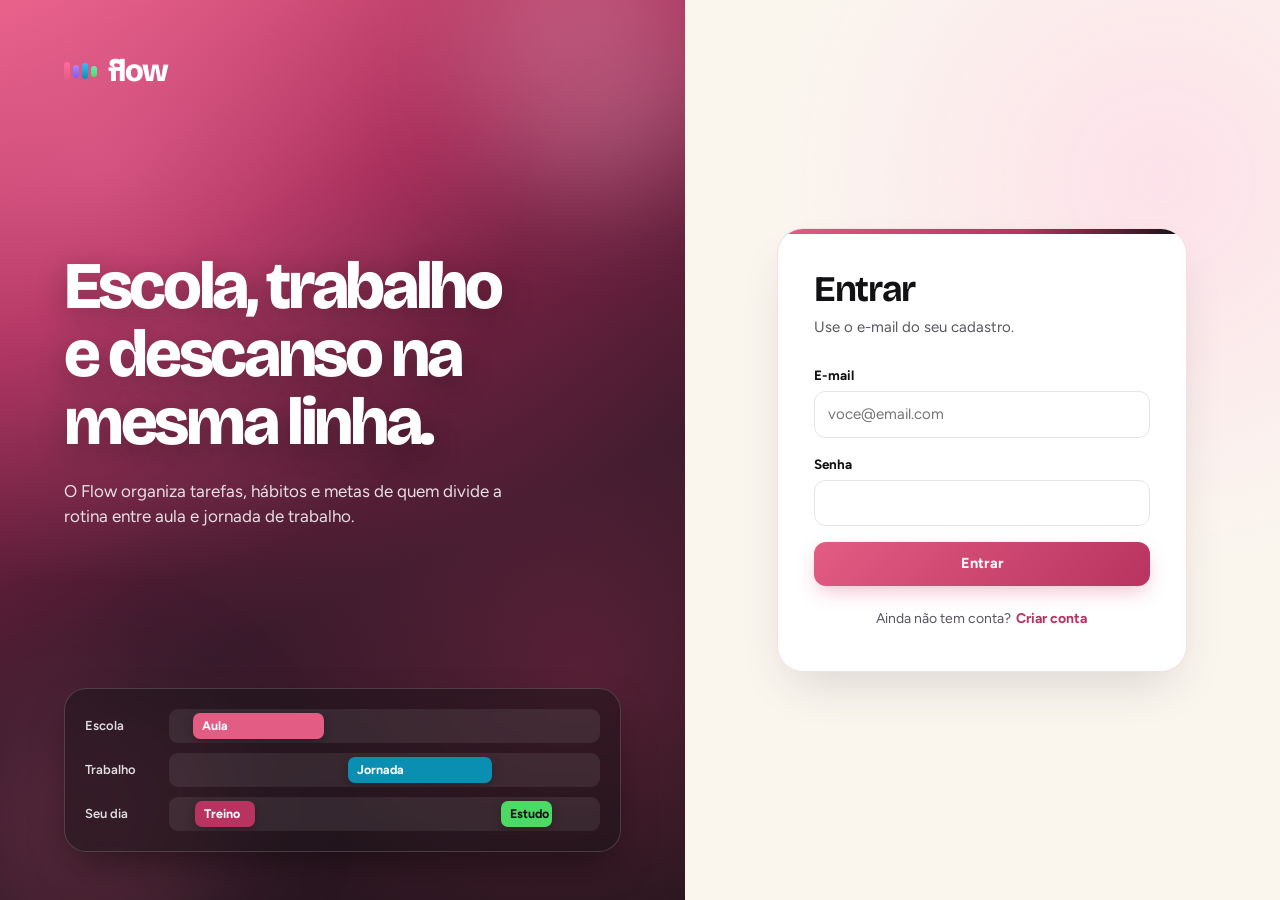
<file: frontend/pages/index.html>
<!DOCTYPE html>
<html lang="pt-BR">
<head>
    <meta charset="UTF-8">
    <meta name="viewport" content="width=device-width, initial-scale=1.0, viewport-fit=cover">
    <meta name="theme-color" content="#121214">
    <title>Flow Agendas</title>
    <link rel="icon" href="data:image/svg+xml,%3Csvg xmlns='http://www.w3.org/2000/svg' viewBox='0 0 32 32'%3E%3Crect width='32' height='32' rx='8' fill='%23121214'/%3E%3Crect x='6' y='10' width='8' height='12' rx='2' fill='%23E25C84'/%3E%3Crect x='15' y='10' width='4' height='12' rx='2' fill='%23FFD6E8'/%3E%3Crect x='20' y='10' width='3' height='12' rx='1.5' fill='%23FFE6A3'/%3E%3Crect x='24' y='10' width='2.5' height='12' rx='1.25' fill='%234CD964'/%3E%3C/svg%3E">
    <link rel="preconnect" href="https://fonts.googleapis.com">
    <link rel="preconnect" href="https://fonts.gstatic.com" crossorigin>
    <link href="https://fonts.googleapis.com/css2?family=Bricolage+Grotesque:opsz,wght@12..96,500..800&family=Figtree:wght@400;500;600;700;800&display=swap" rel="stylesheet">
    <link rel="stylesheet" href="../static/style.css">
</head>
<body>
<div class="app public" id="app">

    <!-- =================================================================
         MENU LATERAL (DESKTOP) E BARRA INFERIOR (CELULAR)
         ================================================================= -->
    <aside class="side" id="navbar">
        <div class="brand" onclick="navTo('screen-menu', 'nav-dashboard')">
            <span class="mark" aria-hidden="true"><i></i><i></i><i></i><i></i></span>flow
        </div>

        <nav class="nav" id="nav-links" aria-label="Principal">
            <button class="nav-btn" id="nav-dashboard" onclick="navTo('screen-menu', 'nav-dashboard')">
                <svg viewBox="0 0 24 24" aria-hidden="true"><rect x="3" y="4" width="18" height="17" rx="3"/><path d="M3 9h18M8 2v4M16 2v4"/></svg><span>Hoje</span>
            </button>
            <button class="nav-btn" id="nav-tarefas" onclick="navTo('screen-tarefas', 'nav-tarefas')">
                <svg viewBox="0 0 24 24" aria-hidden="true"><path d="M9 6h12M9 12h12M9 18h12"/><path d="M3 6l1.5 1.5L7 5M3 12l1.5 1.5L7 11M3 18l1.5 1.5L7 17"/></svg><span>Tarefas</span>
            </button>
            <button class="nav-btn" id="nav-estudos" onclick="navTo('screen-estudos', 'nav-estudos')">
                <svg viewBox="0 0 24 24" aria-hidden="true"><path d="M2 3h6a4 4 0 0 1 4 4v14a3 3 0 0 0-3-3H2z"/><path d="M22 3h-6a4 4 0 0 0-4 4v14a3 3 0 0 1 3-3h7z"/></svg><span>Estudos</span>
            </button>
            <button class="nav-btn" id="nav-habitos" onclick="navTo('screen-habitos', 'nav-habitos')">
                <svg viewBox="0 0 24 24" aria-hidden="true"><path d="M17 2l4 4-4 4"/><path d="M3 11V9a3 3 0 0 1 3-3h15"/><path d="M7 22l-4-4 4-4"/><path d="M21 13v2a3 3 0 0 1-3 3H3"/></svg><span>Hábitos</span>
            </button>
            <button class="nav-btn" id="nav-metas" onclick="navTo('screen-metas', 'nav-metas')">
                <svg viewBox="0 0 24 24" aria-hidden="true"><circle cx="12" cy="12" r="9"/><circle cx="12" cy="12" r="5"/><circle cx="12" cy="12" r="1.2"/></svg><span>Metas</span>
            </button>
            <button class="nav-btn" id="nav-bemestar" onclick="navTo('screen-bemestar', 'nav-bemestar')">
                <svg viewBox="0 0 24 24" aria-hidden="true"><path d="M12 21C7 17 3 13.5 3 9.5A4.5 4.5 0 0 1 12 7a4.5 4.5 0 0 1 9 2.5C21 13.5 17 17 12 21z"/></svg><span>Bem-estar</span>
            </button>
            <button class="nav-btn" id="nav-categorias" onclick="navTo('screen-categorias', 'nav-categorias')">
                <svg viewBox="0 0 24 24" aria-hidden="true"><path d="M20.6 13.4l-7.2 7.2a2 2 0 0 1-2.8 0L2 12V2h10l8.6 8.6a2 2 0 0 1 0 2.8z"/><circle cx="7.5" cy="7.5" r="1"/></svg><span>Categorias</span>
            </button>
            <button class="nav-btn" id="nav-config" onclick="navTo('screen-config', 'nav-config')">
                <svg viewBox="0 0 24 24" aria-hidden="true"><path d="M4 6h9M19 6h1M4 12h3M13 12h7M4 18h11M21 18h-1"/><circle cx="16" cy="6" r="2"/><circle cx="10" cy="12" r="2"/><circle cx="18" cy="18" r="2"/></svg><span>Ajustes</span>
            </button>
        </nav>

        <button class="side-user" id="user-area" onclick="navTo('screen-config', 'nav-config')" aria-label="Abrir ajustes">
            <span class="avatar js-avatar">A</span><span class="js-username">Aluno</span>
        </button>
    </aside>

    <!-- CABEÇALHO SUPERIOR NO CELULAR -->
    <div class="mobile-top">
        <div class="brand light" onclick="navTo('screen-menu', 'nav-dashboard')"><span class="mark" aria-hidden="true"><i></i><i></i><i></i><i></i></span>flow</div>
        <button class="avatar js-avatar" onclick="navTo('screen-config', 'nav-config')" aria-label="Abrir ajustes">A</button>
    </div>

    <main class="main">

        <!-- =================================================================
             TELA 1: ENTRAR (LOGIN)
             ================================================================= -->
        <section id="screen-login" class="screen active">
            <div class="auth">
                <div class="auth-pitch">
                    <div class="brand"><span class="mark" aria-hidden="true"><i></i><i></i><i></i><i></i></span>flow</div>
                    <div>
                        <h1>Escola, trabalho e descanso na mesma linha.</h1>
                        <p>O Flow organiza tarefas, hábitos e metas de quem divide a rotina entre aula e jornada de trabalho.</p>
                    </div>
                    <div class="demo" aria-hidden="true">
                        <div class="demo-row"><span>Escola</span><div class="demo-lane"><b style="left:5.5%;width:30.5%;--c:#E25C84;">Aula</b></div></div>
                        <div class="demo-row"><span>Trabalho</span><div class="demo-lane"><b style="left:41.5%;width:33.5%;--c:#0A8FB3;">Jornada</b></div></div>
                        <div class="demo-row"><span>Seu dia</span><div class="demo-lane"><b style="left:77%;width:12%;--c:#4CD964;color:#121214;">Estudo</b><b style="left:6%;width:14%;--c:#B8335F;">Treino</b></div></div>
                    </div>
                </div>
                <div class="auth-form">
                    <div class="auth-card">
                        <h2>Entrar</h2>
                        <p class="muted">Use o e-mail do seu cadastro.</p>
                        <form onsubmit="event.preventDefault(); doLogin();">
                            <div class="field"><label for="login-email">E-mail</label><input type="email" id="login-email" placeholder="voce@email.com" autocomplete="email"></div>
                            <div class="field"><label for="login-pass">Senha</label><input type="password" id="login-pass" autocomplete="current-password"></div>
                            <button class="btn block" type="submit">Entrar</button>
                        </form>
                        <p class="auth-switch">Ainda não tem conta? <button class="link" onclick="navTo('screen-cadastro')">Criar conta</button></p>
                    </div>
                </div>
            </div>
        </section>

        <!-- =================================================================
             TELA 2: CRIAR CONTA (CADASTRO)
             ================================================================= -->
        <section id="screen-cadastro" class="screen">
            <div class="signup">
                <button class="link back" onclick="navTo('screen-login')">Voltar para entrar</button>
                <h1>Criar conta</h1>
                <p class="muted">Seus dados, sua escola e seu curso.</p>
                <form id="form-cadastro" onsubmit="event.preventDefault(); doCadastro();">
                    <div class="grid2">
                        <h2 class="form-sec first">Você</h2>
                        <div class="field span2"><label for="cad-nome">Nome completo</label><input type="text" id="cad-nome" maxlength="150" required></div>
                        <div class="field"><label for="cad-email">E-mail</label><input type="email" id="cad-email" maxlength="150" required autocomplete="email"></div>
                        <div class="field"><label for="cad-senha">Senha (mínimo de 6 caracteres)</label><input type="password" id="cad-senha" minlength="6" required autocomplete="new-password"></div>
                        <div class="field"><label for="cad-nasc">Data de nascimento</label><input type="date" id="cad-nasc" required></div>
                        <div class="field"><label for="cad-ano">Ano escolar</label>
                            <select id="cad-ano"><option value="1_ano">1º ano</option><option value="2_ano">2º ano</option><option value="3_ano">3º ano</option></select></div>
                        <div class="field"><label for="cad-turno-escolar">Turno escolar</label>
                            <select id="cad-turno-escolar"><option value="manha">Manhã</option><option value="tarde">Tarde</option><option value="noite">Noite</option></select></div>

                        <h2 class="form-sec">Instituição</h2>
                        <div class="field span2" style="position: relative;">
                            <label for="cad-busca-inst">Sua escola/instituição</label>
                            <input type="text" id="cad-busca-inst" placeholder="Digite o nome da sua escola..." autocomplete="off">
                            <input type="hidden" id="cad-inst-id">
                            <div id="lista-instituicoes" class="hidden"></div>
                        </div>

                        <h2 class="form-sec">Curso</h2>
                        <div class="field span2"><label for="cad-curso">Seu curso</label>
                            <select id="cad-curso" required><option value="">Escolha a escola primeiro</option></select></div>
                    </div>
                    <div class="form-actions"><button type="submit" class="btn">Criar conta</button></div>
                </form>
            </div>
        </section>

        <!-- =================================================================
             TELA 3: HOJE (DASHBOARD E LINHA DO DIA)
             ================================================================= -->
        <section id="screen-menu" class="screen">
            <div class="head">
                <div>
                    <h1 id="today-title">Olá.</h1>
                    <p class="summary" id="today-summary"></p>
                    <time class="today-date" id="today-date"></time>
                </div>
                <div class="head-actions">
                    <button class="btn" onclick="openTarefa()"><svg viewBox="0 0 24 24" aria-hidden="true"><path d="M12 5v14M5 12h14"/></svg>Nova tarefa</button>
                    <button class="btn ghost" onclick="openHabito()">Novo hábito</button>
                    <button class="btn ghost" onclick="openMeta()">Nova meta</button>
                </div>
            </div>

            <div class="panel rail-panel">
                <div class="rail-scroll"><div class="rail" id="rail"></div></div>
                <p class="rail-note">O horário de aula é estimado pelo seu turno escolar.</p>
            </div>

            <div class="today-cols">
                <section>
                    <div class="col-h"><h2>Para hoje</h2><button class="link" onclick="navTo('screen-tarefas', 'nav-tarefas')">Ver tarefas</button></div>
                    <div id="today-tasks"></div>
                </section>
                <section>
                    <div class="col-h"><h2>Hábitos de hoje</h2><button class="link" onclick="navTo('screen-habitos', 'nav-habitos')">Ver hábitos</button></div>
                    <div id="today-habits"></div>
                </section>
            </div>
        </section>

        <!-- =================================================================
             TELA 4: TAREFAS
             ================================================================= -->
        <section id="screen-tarefas" class="screen">
            <div class="head">
                <div><h1>Tarefas</h1><p>Marque o círculo para concluir. Use o botão de status para marcar como em andamento.</p></div>
                <div class="head-actions"><button class="btn" onclick="openTarefa()"><svg viewBox="0 0 24 24" aria-hidden="true"><path d="M12 5v14M5 12h14"/></svg>Nova tarefa</button></div>
            </div>
            <div class="tabs" role="tablist">
                <button class="tab active" role="tab" aria-selected="true" id="f-aberto" onclick="filterTarefas('aberto')">Em aberto</button>
                <button class="tab" role="tab" aria-selected="false" id="f-concluido" onclick="filterTarefas('concluido')">Concluídas</button>
                <button class="tab" role="tab" aria-selected="false" id="f-cancelado" onclick="filterTarefas('cancelado')">Canceladas</button>
            </div>
            <div id="subject-list"></div>
        </section>

        <!-- =================================================================
             TELA 5: ESTUDOS (ENSINO MÉDIO, PAS-UEM E ENEM)
             ================================================================= -->
        <section id="screen-estudos" class="screen">
            <div class="head">
                <div>
                    <h1>Estudos</h1>
                    <p>Conteúdos do Ensino Médio, PAS-UEM e vestibulares. Marque o que já estudou ou agende na sua rotina.</p>
                </div>
                <div class="head-actions">
                    <button class="btn pink" type="button" onclick="criarMetaDaTrilha()">
                        <svg viewBox="0 0 24 24" aria-hidden="true"><path d="M12 5v14M5 12h14"/></svg>Criar meta desta etapa
                    </button>
                </div>
            </div>

            <div class="tabs" role="tablist">
                <button class="tab" id="tab-estudo-1_ano" type="button" onclick="mudarAbaEstudos('1_ano')">1º Ano · PAS 1</button>
                <button class="tab" id="tab-estudo-2_ano" type="button" onclick="mudarAbaEstudos('2_ano')">2º Ano · PAS 2</button>
                <button class="tab" id="tab-estudo-3_ano" type="button" onclick="mudarAbaEstudos('3_ano')">3º Ano · PAS 3</button>
                <button class="tab" id="tab-estudo-enem" type="button" onclick="mudarAbaEstudos('enem')">ENEM & Vestibulares</button>
            </div>

            <div class="panel study-banner" id="estudos-resumo"></div>
            <div class="study-grid" id="estudos-lista"></div>
        </section>

        <!-- =================================================================
             TELA 6: HÁBITOS
             ================================================================= -->
        <section id="screen-habitos" class="screen">
            <div class="head">
                <div><h1>Hábitos</h1><p>Marque o que fez hoje e mantenha a sequência.</p></div>
                <div class="head-actions"><button class="btn green" onclick="openHabito()"><svg viewBox="0 0 24 24" aria-hidden="true"><path d="M12 5v14M5 12h14"/></svg>Novo hábito</button></div>
            </div>
            <div id="habit-list"></div>
        </section>

        <!-- =================================================================
             TELA 7: METAS
             ================================================================= -->
        <section id="screen-metas" class="screen">
            <div class="head">
                <div><h1>Metas</h1><p>Vincule tarefas a uma meta e o progresso é calculado sozinho.</p></div>
                <div class="head-actions"><button class="btn pink" onclick="openMeta()"><svg viewBox="0 0 24 24" aria-hidden="true"><path d="M12 5v14M5 12h14"/></svg>Nova meta</button></div>
            </div>
            <div id="meta-list"></div>
        </section>

        <!-- =================================================================
             TELA 8: BEM-ESTAR (ÁGUA, SONO, FOCO E VÍDEO-AULAS)
             ================================================================= -->
        <section id="screen-bemestar" class="screen">
            <div class="head">
                <div>
                    <h1>Bem-estar</h1>
                    <p>Equilibre sua energia entre estudo e trabalho com metas diárias e pausas guiadas.</p>
                </div>
            </div>

            <div class="well-grid">
                <article class="panel well-card is-water">
                    <div class="well-top">
                        <div>
                            <span class="well-badge">Hidratação</span>
                            <h2>Água</h2>
                        </div>
                        <span class="well-pct" id="water-pct">0%</span>
                    </div>
                    <div class="meter water" id="water-meter"></div>
                    <p class="well-read" id="water-text">0 L de 2 L</p>
                    <div class="well-actions">
                        <button class="btn ghost sm" type="button" onclick="subWater()" title="Remover 250 ml">- 250 ml</button>
                        <button class="btn cyan sm grow" type="button" onclick="addWater()">+ 250 ml</button>
                    </div>
                </article>

                <article class="panel well-card is-sleep">
                    <div class="well-top">
                        <div>
                            <span class="well-badge">Recuperação</span>
                            <h2>Sono</h2>
                        </div>
                        <span class="well-pct" id="sleep-pct">0%</span>
                    </div>
                    <div class="meter sleep" id="sleep-meter"></div>
                    <p class="well-read" id="sleep-text">0 h de 8 h</p>
                    <div class="well-actions">
                        <button class="btn pink sm block" type="button" onclick="addSleep()">+ 1 h de sono</button>
                    </div>
                </article>

                <article class="panel well-card is-focus">
                    <div class="well-top">
                        <div>
                            <span class="well-badge">Concentração</span>
                            <h2>Foco & Pausa</h2>
                        </div>
                        <span class="well-pct" id="focus-today">0 min hoje</span>
                    </div>
                    <div class="focus-presets" role="group" aria-label="Duração do foco">
                        <button type="button" class="preset-btn active" data-min="5" onclick="setFocusPreset(5)">5 min</button>
                        <button type="button" class="preset-btn" data-min="15" onclick="setFocusPreset(15)">15 min</button>
                        <button type="button" class="preset-btn" data-min="25" onclick="setFocusPreset(25)">25 min</button>
                    </div>
                    <div class="clock" id="focus-clock">05:00</div>
                    <div class="bar thick"><i id="focus-bar" style="width:0%"></i></div>
                    <p class="well-read" id="focus-text">Pronto para focar por 5 minutos.</p>
                    <div class="well-actions">
                        <button class="btn green sm block" id="btn-focus" type="button" onclick="toggleFocus()">Iniciar foco</button>
                    </div>
                </article>
            </div>

            <div class="panel wellness-hub">
                <div class="hub-head">
                    <div>
                        <h2>Vídeo-aulas & Guias Antiestresse</h2>
                        <p class="muted">Conteúdos rápidos para aliviar a sobrecarga, melhorar o foco e recuperar o fôlego.</p>
                    </div>
                    <div class="tabs" role="tablist">
                        <button class="tab active" type="button" onclick="filterBemestarConteudo('todos', this)">Todos</button>
                        <button class="tab" type="button" onclick="filterBemestarConteudo('desestresse', this)">Desestresse</button>
                        <button class="tab" type="button" onclick="filterBemestarConteudo('concentracao', this)">Concentração</button>
                    </div>
                </div>
                <div id="wellness-cards" class="wellness-grid"></div>
            </div>
        </section>

        <!-- =================================================================
             TELA 9: CATEGORIAS
             ================================================================= -->
        <section id="screen-categorias" class="screen">
            <div class="head">
                <div><h1>Categorias</h1><p>As categorias organizam suas tarefas por cor e pelo nível de energia que cada uma exige.</p></div>
            </div>

            <div class="panel cat-form">
                <h2>Nova categoria</h2>
                <form id="form-categoria" onsubmit="saveCategoria(event)">
                    <div class="grid2">
                        <div class="field span2"><label for="categoria-nome">Nome</label><input type="text" id="categoria-nome" maxlength="30" placeholder="Ex: Faculdade" required></div>
                        <div class="field"><label for="categoria-cor">Cor</label><input type="color" id="categoria-cor" value="#E25C84" required></div>
                        <div class="field"><label for="categoria-peso">Peso de energia (1 a 5)</label><input type="number" id="categoria-peso" min="1" max="5" value="3" required>
                            <p class="hint">1 é uma atividade leve; 5 exige muita energia.</p></div>
                    </div>
                    <div class="form-actions"><button type="submit" class="btn">Salvar categoria</button></div>
                </form>
            </div>

            <div class="panel cat-list">
                <div class="cat-list-head"><h2>Suas categorias</h2><span class="cat-count" id="cat-count"></span></div>
                <div id="lista-categorias" class="cat-grid"></div>
            </div>
        </section>

        <!-- =================================================================
             TELA 10: AJUSTES E JORNADA DE TRABALHO
             ================================================================= -->
        <section id="screen-config" class="screen">
            <div class="head"><div><h1>Ajustes</h1><p>Seu perfil, sua jornada de trabalho e preferências.</p></div></div>
            <div class="panel settings">
                <div class="set-sec">
                    <h2>Perfil</h2>
                    <div class="grid2">
                        <div class="field span2"><label for="config-name">Nome de exibição</label><input type="text" id="config-name" maxlength="150" oninput="updateName(this.value)"></div>
                        <div class="field"><label for="config-email">E-mail</label><input type="text" id="config-email" readonly></div>
                        <div class="field"><label for="config-inst">Instituição</label><input type="text" id="config-inst" readonly></div>
                        <div class="field span2"><label for="config-curso">Curso</label><input type="text" id="config-curso" readonly></div>
                        <div class="field"><label for="config-ano">Ano escolar</label>
                            <select id="config-ano"><option value="1_ano">1º ano</option><option value="2_ano">2º ano</option><option value="3_ano">3º ano</option></select></div>
                        <div class="field"><label for="config-turno">Turno escolar</label>
                            <select id="config-turno"><option value="manha">Manhã</option><option value="tarde">Tarde</option><option value="noite">Noite</option></select></div>
                    </div>
                </div>

                <div class="set-sec">
                    <div class="set-h"><div><h2>Jornada de trabalho</h2><p class="muted">Aparece na linha do dia, na tela Hoje.</p></div>
                        <button class="btn ghost sm" onclick="openJornada()"><svg viewBox="0 0 24 24" aria-hidden="true"><path d="M12 5v14M5 12h14"/></svg>Adicionar jornada</button></div>
                    <div id="jornada-list"></div>
                </div>

                <div class="set-sec">
                    <div class="set-h"><div><h2>Categorias</h2><p class="muted">Crie e organize as categorias das suas tarefas.</p></div>
                        <button class="btn ghost sm" onclick="navTo('screen-categorias', 'nav-categorias')">Gerenciar categorias</button></div>
                </div>

                <div class="set-sec">
                    <h2>Preferências</h2>
                    <div class="grid2">
                        <div class="field"><label for="pref-tema">Tema</label><select id="pref-tema"><option>Claro</option><option disabled>Escuro (em breve)</option></select></div>
                        <div class="field"><label for="pref-idioma">Idioma</label><select id="pref-idioma"><option>Português (BR)</option><option>English</option></select></div>
                    </div>
                    <p class="hint">Tema e idioma ainda não existem no banco de dados, então não são salvos.</p>
                </div>

                <div class="set-foot">
                    <button class="btn ghost" onclick="logout()">Sair da conta</button>
                    <button class="btn" onclick="saveConfig()">Salvar ajustes</button>
                </div>
            </div>
        </section>

    </main>
</div>

<!-- =====================================================================
     MODAIS (JANELAS SOBREPOSTAS DE CADASTRO E CONTEÚDO)
     ===================================================================== -->

<!-- MODAL: NOVA TAREFA -->
<div class="overlay" id="modal-tarefa" onclick="if(event.target===this)closeModal('modal-tarefa')">
    <div class="sheet" role="dialog" aria-modal="true" aria-labelledby="t-tarefa">
        <h2 id="t-tarefa">Nova tarefa</h2>
        <p class="muted sub">Ela vira um compromisso na sua agenda.</p>
        <form id="form-tarefa" onsubmit="event.preventDefault(); saveTarefa();">
            <div class="field"><label for="tarefa-titulo">Título</label><input type="text" id="tarefa-titulo" maxlength="150" placeholder="Ex: revisar funções de matemática" required></div>
            <div class="field"><label for="tarefa-descricao">Descrição (opcional)</label><textarea id="tarefa-descricao" rows="2"></textarea></div>
            <div class="grid2">
                <div class="field"><label for="tarefa-categoria">Categoria</label><select id="tarefa-categoria"></select></div>
                <div class="field"><label for="tarefa-prioridade">Prioridade</label>
                    <select id="tarefa-prioridade"><option value="baixa">Baixa</option><option value="media" selected>Média</option><option value="alta">Alta</option><option value="urgente">Urgente</option></select></div>
                <div class="field"><label for="tarefa-inicio">Início</label><input type="datetime-local" id="tarefa-inicio" required></div>
                <div class="field"><label for="tarefa-fim">Fim</label><input type="datetime-local" id="tarefa-fim" required></div>
                <div class="field"><label for="tarefa-local">Local (opcional)</label><input type="text" id="tarefa-local" maxlength="150"></div>
                <div class="field"><label for="tarefa-meta">Meta vinculada</label><select id="tarefa-meta"></select></div>
                <div class="field span2"><label for="tarefa-lembrete">Lembrete</label>
                    <select id="tarefa-lembrete"><option value="">Sem lembrete</option><option value="0">No horário</option><option value="15">15 minutos antes</option><option value="30">30 minutos antes</option><option value="60">1 hora antes</option><option value="1440">1 dia antes</option></select>
                    <p class="hint">O lembrete aparece aqui no app enquanto ele estiver aberto.</p></div>
            </div>
            <label class="check"><input type="checkbox" id="tarefa-dia-inteiro"> Dia inteiro (usa só as datas)</label>
            <div class="sheet-actions">
                <button type="button" class="btn ghost" onclick="closeModal('modal-tarefa')">Cancelar</button>
                <button type="submit" class="btn">Salvar tarefa</button>
            </div>
        </form>
    </div>
</div>

<!-- MODAL: NOVO HÁBITO -->
<div class="overlay" id="modal-habito" onclick="if(event.target===this)closeModal('modal-habito')">
    <div class="sheet" role="dialog" aria-modal="true" aria-labelledby="t-habito">
        <h2 id="t-habito">Novo hábito</h2>
        <p class="muted sub">Uma rotina que se repete, com marcação diária.</p>
        <form id="form-habito" onsubmit="event.preventDefault(); saveHabito();">
            <div class="field"><label for="habito-titulo">Nome do hábito</label><input type="text" id="habito-titulo" maxlength="150" placeholder="Ex: ler 20 minutos" required></div>
            <div class="field"><label for="habito-descricao">Descrição (opcional)</label><input type="text" id="habito-descricao" maxlength="150"></div>
            <div class="grid2">
                <div class="field"><label for="habito-categoria">Categoria</label><select id="habito-categoria"></select></div>
                <div class="field"><label for="habito-tipo">Frequência</label>
                    <select id="habito-tipo" onchange="toggleDiasHabito()"><option value="diaria">Todos os dias</option><option value="semanal">Dias da semana</option></select></div>
            </div>
            <div class="field hidden" id="habito-dias-wrap">
                <label>Quais dias?</label>
                <div class="days" id="habito-dias">
                    <button type="button" class="day-chip" data-d="1" onclick="this.classList.toggle('on')">Seg</button>
                    <button type="button" class="day-chip" data-d="2" onclick="this.classList.toggle('on')">Ter</button>
                    <button type="button" class="day-chip" data-d="3" onclick="this.classList.toggle('on')">Qua</button>
                    <button type="button" class="day-chip" data-d="4" onclick="this.classList.toggle('on')">Qui</button>
                    <button type="button" class="day-chip" data-d="5" onclick="this.classList.toggle('on')">Sex</button>
                    <button type="button" class="day-chip" data-d="6" onclick="this.classList.toggle('on')">Sáb</button>
                    <button type="button" class="day-chip" data-d="7" onclick="this.classList.toggle('on')">Dom</button>
                </div>
            </div>
            <div class="sheet-actions">
                <button type="button" class="btn ghost" onclick="closeModal('modal-habito')">Cancelar</button>
                <button type="submit" class="btn green">Salvar hábito</button>
            </div>
        </form>
    </div>
</div>

<!-- MODAL: NOVA META -->
<div class="overlay" id="modal-meta" onclick="if(event.target===this)closeModal('modal-meta')">
    <div class="sheet" role="dialog" aria-modal="true" aria-labelledby="t-meta">
        <h2 id="t-meta">Nova meta</h2>
        <p class="muted sub">Defina o objetivo e vincule tarefas depois.</p>
        <form id="form-meta" onsubmit="event.preventDefault(); saveMeta();">
            <div class="field"><label for="meta-titulo">Meta</label><input type="text" id="meta-titulo" maxlength="150" placeholder="Ex: passar em matemática" required></div>
            <div class="field"><label for="meta-descricao">Descrição (opcional)</label><textarea id="meta-descricao" rows="2"></textarea></div>
            <div class="field"><label for="meta-prazo">Prazo (opcional)</label><input type="date" id="meta-prazo"></div>
            <div class="sheet-actions">
                <button type="button" class="btn ghost" onclick="closeModal('modal-meta')">Cancelar</button>
                <button type="submit" class="btn pink">Salvar meta</button>
            </div>
        </form>
    </div>
</div>

<!-- MODAL: NOVA JORNADA DE TRABALHO -->
<div class="overlay" id="modal-jornada" onclick="if(event.target===this)closeModal('modal-jornada')">
    <div class="sheet" role="dialog" aria-modal="true" aria-labelledby="t-jornada">
        <h2 id="t-jornada">Jornada de trabalho</h2>
        <p class="muted sub">Os horários aparecem na linha do dia nos dias que você marcar.</p>
        <form id="form-jornada" onsubmit="event.preventDefault(); saveJornada();">
            <div class="grid2">
                <div class="field"><label for="j-tipo">Vínculo</label>
                    <select id="j-tipo"><option value="aprendiz">Aprendiz</option><option value="estagiario">Estagiário(a)</option></select></div>
                <div class="field"><label for="j-empresa">Empresa</label><input type="text" id="j-empresa" maxlength="150" required></div>
                <div class="field"><label for="j-inicio">Entrada</label><input type="time" id="j-inicio" oninput="updateCarga()" required></div>
                <div class="field"><label for="j-fim">Saída</label><input type="time" id="j-fim" oninput="updateCarga()" required></div>
            </div>
            <p class="carga" id="j-carga" aria-live="polite"></p>
            <div class="field">
                <label>Dias da semana</label>
                <div class="days" id="j-dias">
                    <button type="button" class="day-chip" data-d="1" onclick="this.classList.toggle('on')">Seg</button>
                    <button type="button" class="day-chip" data-d="2" onclick="this.classList.toggle('on')">Ter</button>
                    <button type="button" class="day-chip" data-d="3" onclick="this.classList.toggle('on')">Qua</button>
                    <button type="button" class="day-chip" data-d="4" onclick="this.classList.toggle('on')">Qui</button>
                    <button type="button" class="day-chip" data-d="5" onclick="this.classList.toggle('on')">Sex</button>
                    <button type="button" class="day-chip" data-d="6" onclick="this.classList.toggle('on')">Sáb</button>
                    <button type="button" class="day-chip" data-d="7" onclick="this.classList.toggle('on')">Dom</button>
                </div>
            </div>
            <div class="grid2">
                <div class="field"><label for="j-vig-ini">Começa em</label><input type="date" id="j-vig-ini" required></div>
                <div class="field"><label for="j-vig-fim">Termina em (opcional)</label><input type="date" id="j-vig-fim"></div>
            </div>
            <div class="sheet-actions">
                <button type="button" class="btn ghost" onclick="closeModal('modal-jornada')">Cancelar</button>
                <button type="submit" class="btn">Salvar jornada</button>
            </div>
        </form>
    </div>
</div>

<!-- MODAL: VÍDEO-AULAS E GUIAS DE ESTUDO/BEM-ESTAR -->
<div class="overlay" id="modal-conteudo" onclick="if(event.target===this)closeModal('modal-conteudo')">
    <div class="sheet sheet-wide" role="dialog" aria-modal="true" aria-labelledby="t-conteudo">
        <span class="well-badge" id="conteudo-tag">Guia</span>
        <h2 id="t-conteudo" style="margin-top:8px;">Título do conteúdo</h2>
        <p class="muted sub" id="conteudo-sub">Duração · Categoria</p>
        <div id="conteudo-media" class="video-wrap hidden"></div>
        <div id="conteudo-texto" class="guide-body"></div>
        <div class="sheet-actions">
            <button type="button" class="btn ghost" onclick="closeModal('modal-conteudo')">Fechar</button>
            <button type="button" class="btn green hidden" id="btn-concluir-doc">Marcar guia como lido</button>
        </div>
    </div>
</div>

<!-- NOTIFICAÇÕES FLUTUANTES (TOASTS) -->
<div id="toast-wrap" aria-live="polite"></div>

<script src="../js/script.js"></script>
</body>
</html>
</file>
<file: frontend/static/style.css>
/* =====================================================================
   Flow Agendas - Estilo Principal
   ===================================================================== */

:root {
    /* Cores escuras (Sidebar e contrastes) */
    --ink: #121214;
    --ink-card: #2D2733;
    --ink-line: rgba(255, 255, 255, 0.14);

    /* Fundos e superfícies */
    --bg: #FAF6EE;
    --bg-warm: #F4EDE0;
    --surface: #FFFFFF;
    --line: #E5E5EA;
    --line-2: #F2F2F7;

    /* Textos */
    --text: #121214;
    --muted: #5A5563;
    --faint: #8E8999;

    /* Cores de destaque */
    --pink: #E25C84;
    --pink-dark: #B8335F;
    --pink-soft: #FFD6E8;
    --purple: #7C5CFA;

    --green: #4CD964;
    --green-soft: #E3F9E7;

    --yellow: #FFE6A3;
    --yellow-text: #7A5400;

    --cyan: #0A8FB3;
    --cyan-soft: #DDF2F8;

    --red: #D6334A;
    --red-soft: #FBE3E7;

    /* Fontes, sombras e medidas */
    --font-display: 'Bricolage Grotesque', 'Figtree', system-ui, sans-serif;
    --font-body: 'Figtree', system-ui, -apple-system, 'Segoe UI', sans-serif;
    --shadow-sm: 0 4px 14px rgba(45, 39, 51, 0.05);
    --shadow-md: 0 14px 32px -10px rgba(45, 39, 51, 0.14);
    --shadow-pink: 0 8px 20px -4px rgba(226, 92, 132, 0.42);
    --lab: 96px;
}

/* =====================================================================
   1. RESET E ESTILOS GLOBAIS
   ===================================================================== */
* {
    box-sizing: border-box;
    margin: 0;
    padding: 0;
}

html {
    -webkit-text-size-adjust: 100%;
}

body {
    font-family: var(--font-body);
    font-size: 15px;
    line-height: 1.5;
    background-color: var(--bg);
    background-image:
        radial-gradient(circle at 92% 6%, rgba(255, 214, 232, 0.55) 0%, transparent 32%),
        radial-gradient(circle at 12% 88%, rgba(255, 230, 163, 0.35) 0%, transparent 35%);
    background-attachment: fixed;
    color: var(--text);
    -webkit-font-smoothing: antialiased;
}

::selection {
    background: var(--pink-soft);
    color: var(--ink);
}

button {
    font: inherit;
    color: inherit;
    background: none;
    border: 0;
    cursor: pointer;
}

input, select, textarea {
    font: inherit;
    color: inherit;
}

ul {
    list-style: none;
}

:focus-visible {
    outline: 2px solid var(--pink);
    outline-offset: 2px;
}

.hidden {
    display: none !important;
}

.muted {
    color: var(--muted);
}

.grow {
    flex: 1;
}

h1, h2, h3 {
    font-family: var(--font-display);
    letter-spacing: -0.02em;
    line-height: 1.15;
}

/* =====================================================================
   2. ESTRUTURA PRINCIPAL E NAVEGAÇÃO (SIDEBAR + LOGO)
   ===================================================================== */
.app {
    display: grid;
    grid-template-columns: 248px minmax(0, 1fr);
    min-height: 100vh;
}

.app.public {
    grid-template-columns: 1fr;
}

.app.public .side,
.app.public .mobile-top {
    display: none;
}

.main {
    min-width: 0;
    width: 100%;
    max-width: 1140px;
    margin: 0 auto;
    padding: 40px clamp(20px, 4vw, 56px) 80px;
}

.app.public .main {
    max-width: none;
    padding: 0;
}

.screen {
    display: none;
}

.screen.active {
    display: block;
    animation: fade 0.28s ease-out;
}

@keyframes fade {
    from {
        opacity: 0;
        transform: translateY(8px);
    }
    to {
        opacity: 1;
        transform: translateY(0);
    }
}

.side {
    position: sticky;
    top: 0;
    height: 100vh;
    display: flex;
    flex-direction: column;
    padding: 28px 16px 20px;
    background: linear-gradient(180deg, var(--ink) 0%, #1D1A22 65%, var(--ink-card) 100%);
    color: #F2F2F7;
    border-right: 1px solid rgba(255, 255, 255, 0.06);
}

/* Logo e tracinhos coloridos */
.brand {
    display: flex;
    align-items: center;
    gap: 11px;
    font-family: var(--font-display);
    font-weight: 800;
    font-size: 31px;
    letter-spacing: -0.05em;
    color: #FFFFFF;
    cursor: pointer;
    user-select: none;
}

.side .brand {
    padding: 0 12px 30px;
}

.brand.light {
    color: var(--ink);
    font-size: 26px;
}

.mark {
    display: inline-flex;
    align-items: center;
    gap: 3px;
    height: 18px;
}

.mark i {
    display: block;
    border-radius: 99px;
    transition: transform 0.2s ease;
}

.brand:hover .mark i {
    transform: scaleY(1.18);
}

.mark i:nth-child(1) {
    width: 6px;
    height: 18px;
    background: linear-gradient(180deg, #FF6B9D, #E25C84);
}

.mark i:nth-child(2) {
    width: 6px;
    height: 13px;
    background: linear-gradient(180deg, #A78BFA, #7C5CFA);
}

.mark i:nth-child(3) {
    width: 6px;
    height: 16px;
    background: linear-gradient(180deg, #38BDF8, #0A8FB3);
}

.mark i:nth-child(4) {
    width: 6px;
    height: 11px;
    background: linear-gradient(180deg, #6EE7B7, #4CD964);
}

.nav {
    display: flex;
    flex-direction: column;
    gap: 5px;
}

.nav-btn {
    position: relative;
    display: flex;
    align-items: center;
    gap: 12px;
    padding: 11px 14px;
    border-radius: 12px;
    color: #C7C5CE;
    font-weight: 600;
    font-size: 14.5px;
    text-align: left;
    transition: background 0.18s, color 0.18s, transform 0.15s;
}

.nav-btn svg {
    width: 20px;
    height: 20px;
    flex: none;
    fill: none;
    stroke: currentColor;
    stroke-width: 1.8;
    stroke-linecap: round;
    stroke-linejoin: round;
}

.nav-btn:hover {
    background: rgba(255, 255, 255, 0.08);
    color: #FFFFFF;
    transform: translateX(2px);
}

.nav-btn.active {
    background: linear-gradient(135deg, var(--pink) 0%, var(--pink-dark) 100%);
    color: #FFFFFF;
    box-shadow: 0 6px 16px -4px rgba(226, 92, 132, 0.55);
}

.nav-btn.active::before {
    content: '';
    position: absolute;
    left: -16px;
    top: 10px;
    bottom: 10px;
    width: 4px;
    border-radius: 0 4px 4px 0;
    background: var(--pink-soft);
}

.side-user {
    margin-top: auto;
    display: flex;
    align-items: center;
    gap: 11px;
    width: 100%;
    padding: 11px 12px;
    border-radius: 14px;
    background: rgba(255, 255, 255, 0.08);
    border: 1px solid rgba(255, 255, 255, 0.08);
    color: #FFFFFF;
    font-weight: 600;
    font-size: 14px;
    text-align: left;
    transition: background 0.15s, border-color 0.15s;
}

.side-user:hover {
    background: rgba(255, 255, 255, 0.14);
    border-color: rgba(255, 214, 232, 0.3);
}

.side-user .js-username {
    overflow: hidden;
    text-overflow: ellipsis;
    white-space: nowrap;
}

.avatar {
    flex: none;
    width: 35px;
    height: 35px;
    border-radius: 50%;
    display: grid;
    place-items: center;
    background: linear-gradient(135deg, var(--pink) 0%, var(--purple) 100%);
    color: #FFFFFF;
    font-weight: 800;
    font-size: 14px;
    box-shadow: 0 3px 10px rgba(226, 92, 132, 0.4);
}

.mobile-top {
    display: none;
}

/* =====================================================================
   3. CABEÇALHO DE PÁGINA E BOTÕES
   ===================================================================== */
.head {
    display: flex;
    justify-content: space-between;
    align-items: flex-end;
    gap: 20px 32px;
    flex-wrap: wrap;
    margin-bottom: 30px;
}

.head h1 {
    font-weight: 800;
    font-size: clamp(32px, 4.4vw, 46px);
    letter-spacing: -0.04em;
    line-height: 1.04;
    color: var(--ink);
}

.head p {
    color: var(--muted);
    margin-top: 8px;
    max-width: 58ch;
}

.head-actions {
    display: flex;
    gap: 10px;
    flex-wrap: wrap;
}

.btn {
    display: inline-flex;
    align-items: center;
    justify-content: center;
    gap: 8px;
    padding: 11px 19px;
    border-radius: 12px;
    background: linear-gradient(135deg, var(--pink) 0%, var(--pink-dark) 100%);
    color: #FFFFFF;
    font-weight: 700;
    font-size: 14.5px;
    box-shadow: var(--shadow-pink);
    transition: transform 0.15s, box-shadow 0.15s, filter 0.15s;
}

.btn svg {
    width: 18px;
    height: 18px;
    fill: none;
    stroke: currentColor;
    stroke-width: 2.2;
    stroke-linecap: round;
    stroke-linejoin: round;
}

.btn:hover {
    filter: brightness(1.06);
    transform: translateY(-2px);
}

.btn:active {
    transform: translateY(0);
}

.btn.ghost {
    background: var(--surface);
    color: var(--text);
    box-shadow: var(--shadow-sm), inset 0 0 0 1.5px var(--line);
}

.btn.ghost:hover {
    background: var(--pink-soft);
    color: var(--pink-dark);
    box-shadow: inset 0 0 0 1.5px var(--pink);
}

.btn.pink {
    background: linear-gradient(135deg, var(--pink-dark) 0%, #8E1F45 100%);
}

.btn.green {
    background: linear-gradient(135deg, #5CE273 0%, #38C250 100%);
    color: var(--ink);
    box-shadow: 0 8px 18px -4px rgba(76, 217, 100, 0.45);
}

.btn.cyan {
    background: linear-gradient(135deg, #19A8CE 0%, #0A8FB3 100%);
    color: #FFFFFF;
    box-shadow: 0 8px 18px -4px rgba(10, 143, 179, 0.38);
}

.btn.sm {
    padding: 8px 14px;
    font-size: 13.5px;
    border-radius: 10px;
}

.btn.block {
    width: 100%;
}

.btn:disabled {
    opacity: 0.5;
    cursor: not-allowed;
}

.link {
    color: var(--pink-dark);
    font-weight: 700;
    font-size: 14px;
    padding: 2px;
    border-radius: 4px;
}

.link:hover {
    text-decoration: underline;
    text-underline-offset: 3px;
}

.ib {
    flex: none;
    width: 36px;
    height: 36px;
    border-radius: 10px;
    display: grid;
    place-items: center;
    color: var(--faint);
    transition: background 0.15s, color 0.15s;
}

.ib svg {
    width: 18px;
    height: 18px;
    fill: none;
    stroke: currentColor;
    stroke-width: 1.8;
    stroke-linecap: round;
    stroke-linejoin: round;
}

.ib:hover {
    background: var(--pink-soft);
    color: var(--pink-dark);
}

.ib.del:hover {
    background: var(--red-soft);
    color: var(--red);
}

/* =====================================================================
   4. SUPERFÍCIES, PAINÉIS, ABAS E ESTADOS VAZIOS
   ===================================================================== */
.panel {
    background: rgba(255, 255, 255, 0.94);
    border: 1px solid rgba(229, 229, 234, 0.9);
    border-radius: 20px;
    box-shadow: var(--shadow-sm);
}

.list.panel {
    padding: 4px 24px;
}

.list.panel > li {
    border-bottom: 1px solid var(--line-2);
}

.list.panel > li:last-child {
    border-bottom: 0;
}

.tabs {
    display: flex;
    gap: 5px;
    padding: 5px;
    background: var(--bg-warm);
    border: 1px solid var(--line);
    border-radius: 14px;
    width: fit-content;
    max-width: 100%;
    margin-bottom: 16px;
    overflow-x: auto;
}

.tab {
    padding: 8px 16px;
    font-weight: 700;
    color: var(--muted);
    border-radius: 10px;
    white-space: nowrap;
    transition: color 0.15s, background 0.15s, box-shadow 0.15s;
}

.tab:hover {
    color: var(--text);
}

.tab.active {
    background: var(--surface);
    color: var(--pink-dark);
    box-shadow: 0 3px 10px rgba(18, 18, 20, 0.08);
}

.group-h {
    display: flex;
    align-items: center;
    gap: 10px;
    font-size: 20px;
    margin: 26px 0 12px;
}

.group-h span {
    font-family: var(--font-body);
    font-size: 13px;
    font-weight: 700;
    color: var(--pink-dark);
    background: var(--pink-soft);
    padding: 2px 11px;
    border-radius: 99px;
}

.group-h.is-late {
    color: var(--red);
}

.group-h.is-late span {
    background: var(--red-soft);
    color: var(--red);
}

#subject-list > .list {
    margin-top: 22px;
}

.empty {
    text-align: center;
    padding: 52px 24px;
    border: 1.5px dashed #D7D2DF;
    border-radius: 20px;
    background: rgba(255, 255, 255, 0.72);
    margin-top: 22px;
}

.empty strong {
    display: block;
    font-family: var(--font-display);
    font-size: 22px;
    margin-bottom: 6px;
}

.empty p {
    color: var(--muted);
    margin: 0 auto 18px;
    max-width: 40ch;
}

.empty.small {
    padding: 28px 18px;
    margin-top: 0;
}

.empty.small strong {
    font-size: 18px;
}

.empty.small p {
    margin-bottom: 14px;
}

/* =====================================================================
   5. TELA DE TAREFAS (LINHAS, TAGS E STATUS)
   ===================================================================== */
.task {
    display: grid;
    grid-template-columns: auto minmax(0, 1fr) auto;
    gap: 14px;
    align-items: center;
    padding: 16px 0;
}

.tick {
    flex: none;
    width: 26px;
    height: 26px;
    border-radius: 50%;
    border: 2.5px solid var(--cat, var(--pink));
    display: grid;
    place-items: center;
    color: transparent;
    transition: background 0.15s, color 0.15s, transform 0.15s;
}

.tick svg {
    width: 15px;
    height: 15px;
    fill: none;
    stroke: currentColor;
    stroke-width: 3;
    stroke-linecap: round;
    stroke-linejoin: round;
}

.tick:hover:not(:disabled) {
    background: var(--pink-soft);
    transform: scale(1.06);
}

.tick[aria-checked="true"] {
    background: var(--green);
    border-color: var(--green);
    color: var(--ink);
}

.tick:disabled {
    opacity: 0.35;
    cursor: not-allowed;
}

.tick.big {
    width: 42px;
    height: 42px;
    border-radius: 14px;
    border-width: 2.5px;
}

.tick.big svg {
    width: 22px;
    height: 22px;
}

.task-title {
    font-weight: 700;
    font-size: 16px;
    line-height: 1.3;
    word-break: break-word;
}

.task-desc {
    color: var(--muted);
    font-size: 14px;
    margin-top: 2px;
}

.task-meta {
    display: flex;
    flex-wrap: wrap;
    align-items: center;
    gap: 4px 16px;
    margin-top: 6px;
    font-size: 13px;
    color: var(--muted);
}

.task-meta .dotname {
    display: inline-flex;
    align-items: center;
    gap: 6px;
    font-weight: 600;
}

.task-meta .dotname i {
    width: 9px;
    height: 9px;
    border-radius: 50%;
    background: var(--cat, var(--pink));
}

.task-meta .bell {
    display: inline-flex;
    align-items: center;
    gap: 4px;
}

.task-meta .bell svg {
    width: 14px;
    height: 14px;
    fill: none;
    stroke: currentColor;
    stroke-width: 2;
    stroke-linecap: round;
    stroke-linejoin: round;
}

.task-meta .late {
    color: var(--red);
    font-weight: 700;
}

.goal-tag {
    background: var(--pink-soft);
    color: var(--pink-dark);
    font-weight: 700;
    padding: 1px 10px;
    border-radius: 99px;
}

.prio {
    font-weight: 700;
    padding: 1px 10px;
    border-radius: 99px;
}

.p-baixa {
    background: var(--line-2);
    color: var(--muted);
}

.p-alta {
    background: var(--yellow);
    color: var(--yellow-text);
}

.p-urgente {
    background: var(--red-soft);
    color: var(--red);
}

.task.is-done .task-title,
.task.is-cancel .task-title {
    color: var(--faint);
    text-decoration: line-through;
}

.task-actions {
    display: flex;
    align-items: center;
    gap: 4px;
}

.status {
    padding: 6px 14px;
    border-radius: 99px;
    font-size: 12.5px;
    font-weight: 700;
    white-space: nowrap;
    transition: filter 0.15s;
}

.status:hover {
    filter: brightness(0.95);
}

.s-pendente {
    background: var(--yellow);
    color: var(--yellow-text);
}

.s-em_andamento {
    background: var(--pink-soft);
    color: var(--pink-dark);
}

.s-concluido {
    background: var(--green-soft);
    color: #166534;
}

.s-cancelado {
    background: var(--line-2);
    color: var(--muted);
}

/* =====================================================================
   6. TELA HOJE (DASHBOARD E LINHA DO DIA)
   ===================================================================== */
.summary {
    font-family: var(--font-display);
    font-weight: 500;
    font-size: clamp(20px, 2.5vw, 27px);
    line-height: 1.4;
    color: var(--muted);
    max-width: 30em !important;
    margin-top: 12px !important;
}

.fig {
    font: inherit;
    font-weight: 700;
    color: var(--text);
    padding: 0 5px;
    border-bottom: 3px solid var(--c);
    border-radius: 3px;
    transition: background 0.15s;
}

.fig:hover {
    background: var(--pink-soft);
}

.f-task {
    --c: var(--pink);
}

.f-habit {
    --c: var(--green);
}

.f-goal {
    --c: var(--pink-dark);
}

.f-water {
    --c: var(--cyan);
}

.today-date {
    display: inline-block;
    margin-top: 12px;
    padding: 4px 12px;
    border-radius: 99px;
    background: var(--bg-warm);
    border: 1px solid var(--line);
    color: var(--muted);
    font-weight: 600;
    font-size: 13.5px;
    text-transform: capitalize;
}

.rail-panel {
    position: relative;
    overflow: hidden;
    padding: 26px 26px 16px;
    box-shadow: var(--shadow-md);
}

.rail-panel::before {
    content: '';
    position: absolute;
    top: 0;
    left: 0;
    right: 0;
    height: 4px;
    background: linear-gradient(90deg, var(--pink) 0%, var(--purple) 50%, var(--green) 100%);
}

.rail-scroll {
    overflow-x: auto;
    padding-bottom: 4px;
}

.rail {
    min-width: 620px;
}

.rail-axis {
    display: grid;
    grid-template-columns: var(--lab) 1fr;
    margin-bottom: 6px;
    font-size: 12px;
    font-weight: 600;
    color: var(--faint);
    font-variant-numeric: tabular-nums;
}

.ticks {
    position: relative;
    height: 18px;
}

.ticks span {
    position: absolute;
    transform: translateX(-50%);
}

.ticks span:first-child {
    transform: none;
}

.ticks span:last-child {
    transform: translateX(-100%);
}

.rail-body {
    position: relative;
}

.lane {
    display: grid;
    grid-template-columns: var(--lab) 1fr;
    align-items: center;
    border-top: 1px solid var(--line-2);
}

.lane-name {
    font-weight: 700;
    font-size: 14px;
    color: var(--ink);
}

.track {
    position: relative;
    background-image: linear-gradient(90deg, var(--line-2) 1px, transparent 1px);
    background-size: calc(100% / 18) 100%;
}

.lane-empty {
    position: absolute;
    left: 12px;
    top: 50%;
    transform: translateY(-50%);
    font-size: 13px;
    color: var(--faint);
    white-space: nowrap;
}

.blk {
    position: absolute;
    top: calc(9px + var(--row, 0) * 30px);
    height: 28px;
    border-radius: 9px;
    background: var(--c);
    color: #FFFFFF;
    padding: 0 10px;
    display: flex;
    align-items: center;
    overflow: hidden;
    font-size: 12.5px;
    font-weight: 700;
    white-space: nowrap;
    box-shadow: 0 3px 10px rgba(18, 18, 20, 0.12);
}

.blk span {
    overflow: hidden;
    text-overflow: ellipsis;
}

.blk.routine {
    top: 9px;
    height: 30px;
    background: var(--pink-soft);
    color: var(--pink-dark);
    box-shadow: inset 0 0 0 1.5px var(--pink);
}

.blk.work {
    top: 9px;
    height: 30px;
    background: var(--cyan-soft);
    color: var(--cyan);
    box-shadow: inset 0 0 0 1.5px var(--cyan);
}

.blk.done {
    opacity: 0.45;
    text-decoration: line-through;
}

.now-wrap {
    position: absolute;
    top: 0;
    bottom: 0;
    left: var(--lab);
    right: 0;
    pointer-events: none;
}

.now {
    position: absolute;
    top: 0;
    bottom: 0;
    width: 2px;
    margin-left: -1px;
    background: var(--pink-dark);
    z-index: 3;
}

.now i {
    position: absolute;
    bottom: -24px;
    left: 50%;
    transform: translateX(-50%);
    font-style: normal;
    font-size: 11px;
    font-weight: 800;
    color: #FFFFFF;
    background: var(--pink-dark);
    padding: 2px 9px;
    border-radius: 99px;
}

.rail-note {
    margin-top: 32px;
    font-size: 12.5px;
    color: var(--faint);
}

.today-cols {
    display: grid;
    grid-template-columns: minmax(0, 1.4fr) minmax(0, 1fr);
    gap: 32px;
    margin-top: 36px;
}

.col-h {
    display: flex;
    justify-content: space-between;
    align-items: baseline;
    margin-bottom: 12px;
}

.col-h h2 {
    font-size: 24px;
}

.more-link {
    margin-top: 10px;
}

/* =====================================================================
   7. TELA DE HÁBITOS
   ===================================================================== */
.habit {
    display: grid;
    grid-template-columns: auto minmax(0, 1fr) auto auto auto;
    gap: 18px;
    align-items: center;
    padding: 18px 0;
}

.week {
    display: flex;
    gap: 7px;
}

.d {
    display: flex;
    flex-direction: column;
    align-items: center;
    gap: 4px;
    font-size: 11px;
    color: var(--faint);
}

.d em {
    font-style: normal;
}

.d i {
    width: 18px;
    height: 18px;
    border-radius: 50%;
    border: 2px solid var(--line);
}

.d.done i {
    background: var(--green);
    border-color: var(--green);
}

.d.miss i {
    background: var(--red-soft);
    border-color: #F1B2BC;
}

.d.off i {
    border-style: dashed;
    opacity: 0.5;
}

.d.today em {
    color: var(--text);
    font-weight: 800;
}

.d.today i {
    outline: 2px solid var(--pink);
    outline-offset: 2px;
}

.streak {
    text-align: right;
    min-width: 92px;
}

.streak b {
    display: block;
    font-family: var(--font-display);
    font-size: 32px;
    line-height: 1;
}

.streak span {
    font-size: 12px;
    color: var(--muted);
}

.streak.zero b {
    color: var(--faint);
}

/* =====================================================================
   8. TELA DE METAS
   ===================================================================== */
.goal {
    display: grid;
    grid-template-columns: 132px minmax(0, 1fr);
    gap: 24px;
    padding: 28px 0;
}

.goal-fig {
    font-family: var(--font-display);
    line-height: 0.9;
    letter-spacing: -0.06em;
    color: var(--ink);
}

.goal-fig b {
    font-size: 68px;
    font-weight: 800;
}

.goal-fig span {
    font-size: 24px;
    font-weight: 700;
    color: var(--muted);
    margin-left: 2px;
}

.goal.is-done .goal-fig b {
    color: var(--green);
}

.goal-main h3 {
    font-size: 22px;
    word-break: break-word;
}

.bar {
    height: 11px;
    border-radius: 99px;
    background: var(--line-2);
    overflow: hidden;
    margin: 14px 0 4px;
}

.bar > i {
    display: block;
    height: 100%;
    border-radius: inherit;
    background: linear-gradient(90deg, var(--pink) 0%, var(--pink-dark) 100%);
    transition: width 0.5s ease;
}

.bar.thick {
    height: 12px;
    margin: 12px 0 8px;
}

.bar.thick > i {
    background: linear-gradient(90deg, #5CE273 0%, #38C250 100%);
}

.goal.is-done .bar > i {
    background: var(--green);
}

.goal-tasks {
    margin-top: 14px;
    display: grid;
    gap: 6px;
    font-size: 14px;
}

.goal-tasks li {
    display: flex;
    align-items: center;
    gap: 10px;
}

.goal-tasks i {
    flex: none;
    width: 18px;
    height: 18px;
    border-radius: 50%;
    border: 2px solid var(--line);
    display: grid;
    place-items: center;
    color: var(--ink);
}

.goal-tasks i svg {
    width: 11px;
    height: 11px;
    fill: none;
    stroke: currentColor;
    stroke-width: 3.5;
    stroke-linecap: round;
    stroke-linejoin: round;
}

.goal-tasks li.ok {
    color: var(--faint);
    text-decoration: line-through;
}

.goal-tasks li.ok i {
    background: var(--green);
    border-color: var(--green);
}

.goal-tasks li.more {
    color: var(--faint);
    padding-left: 28px;
}

.goal-actions {
    display: flex;
    align-items: center;
    flex-wrap: wrap;
    gap: 8px;
    margin-top: 18px;
}

.goal-pct-box {
    display: inline-flex;
    align-items: center;
    gap: 6px;
    background: var(--bg);
    border: 1px solid var(--line);
    border-radius: 10px;
    padding: 3px 6px;
}

.goal-pct-input {
    width: 58px !important;
    padding: 5px 6px !important;
    text-align: center;
    font-weight: 700;
    font-size: 13.5px;
    border-radius: 7px !important;
}

/* =====================================================================
   9. TELA DE BEM-ESTAR (ÁGUA, SONO, FOCO E VÍDEO-AULAS)
   ===================================================================== */
.well-grid {
    display: grid;
    grid-template-columns: repeat(3, minmax(0, 1fr));
    gap: 20px;
    margin-bottom: 28px;
}

.well-card {
    padding: 24px;
    display: flex;
    flex-direction: column;
    justify-content: space-between;
    gap: 14px;
    position: relative;
    overflow: hidden;
    transition: transform 0.18s, box-shadow 0.18s;
}

.well-card:hover {
    transform: translateY(-3px);
    box-shadow: var(--shadow-md);
}

.well-card::before {
    content: '';
    position: absolute;
    top: 0;
    left: 0;
    right: 0;
    height: 5px;
    background: var(--cyan);
}

.well-card.is-sleep::before {
    background: var(--pink);
}

.well-card.is-focus::before {
    background: var(--green);
}

.well-top {
    display: flex;
    justify-content: space-between;
    align-items: flex-start;
    gap: 10px;
}

.well-top h2 {
    font-size: 24px;
    margin-top: 6px;
}

.well-badge {
    display: inline-block;
    font-size: 11.5px;
    font-weight: 800;
    text-transform: uppercase;
    letter-spacing: 0.04em;
    padding: 3px 10px;
    border-radius: 99px;
    background: var(--pink-soft);
    color: var(--pink-dark);
}

.is-water .well-badge {
    background: var(--cyan-soft);
    color: var(--cyan);
}

.is-sleep .well-badge {
    background: var(--pink-soft);
    color: var(--pink-dark);
}

.is-focus .well-badge {
    background: var(--green-soft);
    color: #166534;
}

.well-pct {
    font-family: var(--font-display);
    font-weight: 800;
    font-size: 15px;
    color: var(--muted);
    background: var(--line-2);
    padding: 4px 10px;
    border-radius: 99px;
}

.well-read {
    font-size: 14px;
    color: var(--muted);
    font-variant-numeric: tabular-nums;
}

.meter {
    display: grid;
    grid-template-columns: repeat(8, 1fr);
    gap: 6px;
}

.meter i {
    height: 52px;
    background: var(--line-2);
    transition: background 0.25s, transform 0.25s;
}

.meter.water i {
    border-radius: 4px 4px 14px 14px;
}

.meter.sleep i {
    border-radius: 12px;
}

.meter.water i.on {
    background: linear-gradient(180deg, #38BDF8 0%, var(--cyan) 100%);
}

.meter.sleep i.on {
    background: linear-gradient(180deg, #F472B6 0%, var(--pink) 100%);
}

.meter i.on {
    transform: translateY(-3px);
}

.clock {
    font-family: var(--font-display);
    font-weight: 700;
    font-size: 56px;
    line-height: 1;
    letter-spacing: -0.05em;
    font-variant-numeric: tabular-nums;
}

.well-actions {
    display: flex;
    gap: 8px;
    margin-top: auto;
}

.focus-presets {
    display: flex;
    gap: 6px;
}

.preset-btn {
    flex: 1;
    padding: 6px 8px;
    border-radius: 8px;
    border: 1.5px solid var(--line);
    font-size: 12.5px;
    font-weight: 700;
    color: var(--muted);
    transition: all 0.15s;
}

.preset-btn:hover {
    border-color: var(--pink);
    color: var(--pink-dark);
}

.preset-btn.active {
    background: var(--pink-soft);
    border-color: var(--pink);
    color: var(--pink-dark);
}

.wellness-hub {
    padding: 28px;
}

.hub-head {
    display: flex;
    justify-content: space-between;
    align-items: flex-end;
    gap: 16px;
    flex-wrap: wrap;
    margin-bottom: 20px;
}

.hub-head h2 {
    font-size: 24px;
}

.hub-head p {
    font-size: 14px;
    margin-top: 4px;
}

.wellness-grid {
    display: grid;
    grid-template-columns: repeat(auto-fill, minmax(260px, 1fr));
    gap: 16px;
}

.media-card {
    display: flex;
    flex-direction: column;
    justify-content: space-between;
    padding: 20px;
    border-radius: 18px;
    background: var(--bg);
    border: 1px solid var(--line);
    transition: transform 0.18s, box-shadow 0.18s, background 0.18s;
}

.media-card:hover {
    background: #FFFFFF;
    transform: translateY(-3px);
    box-shadow: var(--shadow-md);
}

.media-top {
    display: flex;
    justify-content: space-between;
    align-items: center;
    gap: 8px;
    margin-bottom: 10px;
}

.media-dur {
    font-size: 12px;
    font-weight: 700;
    color: var(--muted);
}

.media-card h3 {
    font-size: 18px;
    margin-bottom: 6px;
}

.media-card p {
    font-size: 13.5px;
    color: var(--muted);
    margin-bottom: 16px;
}

.media-foot {
    display: flex;
    align-items: center;
    justify-content: space-between;
    gap: 8px;
    margin-top: auto;
}

.read-pill {
    font-size: 12px;
    font-weight: 700;
    color: #166534;
    background: var(--green-soft);
    padding: 3px 10px;
    border-radius: 99px;
}

.sheet-wide {
    max-width: 680px;
}

.video-wrap {
    position: relative;
    padding-bottom: 56.25%;
    height: 0;
    overflow: hidden;
    border-radius: 14px;
    background: var(--ink);
    margin-bottom: 16px;
}

.video-wrap iframe {
    position: absolute;
    inset: 0;
    width: 100%;
    height: 100%;
    border: 0;
}

.guide-body {
    font-size: 15px;
    line-height: 1.65;
    color: var(--text);
    display: grid;
    gap: 10px;
}

/* =====================================================================
   10. TELA DE CATEGORIAS
   ===================================================================== */
.cat-form {
    padding: 28px 32px 8px;
    margin-bottom: 24px;
}

.cat-form h2 {
    font-size: 22px;
    margin-bottom: 18px;
}

.cat-form .form-actions {
    margin: 4px 0 20px;
}

input[type="color"] {
    width: 100%;
    height: 46px;
    padding: 4px;
    background: #FFFFFF;
    border: 1.5px solid var(--line);
    border-radius: 10px;
    cursor: pointer;
}

.cat-list {
    padding: 24px 28px 28px;
}

.cat-list-head {
    display: flex;
    align-items: baseline;
    justify-content: space-between;
    gap: 12px;
    margin-bottom: 18px;
}

.cat-list-head h2 {
    font-size: 22px;
}

.cat-count {
    font-size: 13px;
    font-weight: 700;
    color: var(--pink-dark);
    background: var(--pink-soft);
    padding: 2px 11px;
    border-radius: 99px;
}

.cat-count:empty {
    display: none;
}

.cat-grid {
    display: grid;
    grid-template-columns: repeat(auto-fill, minmax(260px, 1fr));
    gap: 14px;
}

.cat-card {
    display: flex;
    align-items: center;
    gap: 14px;
    padding: 16px 18px;
    background: var(--bg);
    border: 1px solid var(--line);
    border-radius: 16px;
    transition: transform 0.18s, box-shadow 0.18s, background 0.18s;
}

.cat-card:hover {
    background: #FFFFFF;
    transform: translateY(-2px);
    box-shadow: var(--shadow-md);
}

.cat-swatch {
    flex: none;
    width: 46px;
    height: 46px;
    border-radius: 14px;
    background: var(--cat);
    box-shadow: 0 4px 12px rgba(18, 18, 20, 0.15);
}

.cat-info {
    flex: 1;
    min-width: 0;
}

.cat-name {
    display: flex;
    align-items: center;
    gap: 8px;
    font-weight: 700;
    font-size: 16px;
}

.cat-name span {
    overflow: hidden;
    text-overflow: ellipsis;
    white-space: nowrap;
}

.cat-tag {
    flex: none;
    font-style: normal;
    font-size: 11.5px;
    font-weight: 700;
    padding: 1px 9px;
    border-radius: 99px;
    background: var(--pink-soft);
    color: var(--pink-dark);
}

.cat-energy {
    display: flex;
    align-items: center;
    gap: 3px;
    margin-top: 7px;
}

.cat-energy i {
    width: 14px;
    height: 6px;
    border-radius: 3px;
    background: var(--line);
}

.cat-energy i.on {
    background: var(--cat);
}

.cat-empty {
    grid-column: 1 / -1;
}

/* =====================================================================
   11. TELA DE ESTUDOS
   ===================================================================== */
.study-banner {
    padding: 26px 28px;
    margin-bottom: 24px;
    background: linear-gradient(135deg, #FFFFFF 0%, #FFF7FA 100%);
}

.study-banner-top {
    display: flex;
    justify-content: space-between;
    align-items: flex-start;
    gap: 16px;
    flex-wrap: wrap;
}

.study-banner h2 {
    font-size: 24px;
    margin-top: 6px;
}

.study-banner p {
    color: var(--muted);
    font-size: 14.5px;
    margin-top: 6px;
    max-width: 68ch;
}

.study-pct {
    font-family: var(--font-display);
    font-weight: 800;
    font-size: 30px;
    color: var(--pink-dark);
}

.study-grid {
    display: grid;
    grid-template-columns: repeat(2, minmax(0, 1fr));
    gap: 20px;
}

.study-card {
    padding: 22px 24px;
    transition: transform 0.18s, box-shadow 0.18s;
}

.study-card:hover {
    transform: translateY(-2px);
    box-shadow: var(--shadow-md);
}

.study-card-head {
    display: flex;
    align-items: center;
    gap: 10px;
    margin-bottom: 14px;
    padding-bottom: 12px;
    border-bottom: 1px solid var(--line-2);
}

.study-dot {
    width: 12px;
    height: 12px;
    border-radius: 4px;
    background: var(--c, var(--pink));
    flex: none;
}

.study-card-head h3 {
    font-size: 19px;
    flex: 1;
}

.study-card-head span {
    font-size: 12.5px;
    font-weight: 700;
    color: var(--muted);
}

.study-items {
    display: grid;
    gap: 10px;
}

.study-item {
    display: flex;
    align-items: center;
    gap: 12px;
    padding: 11px 13px;
    border-radius: 13px;
    background: var(--bg);
    border: 1px solid transparent;
    transition: border-color 0.15s, background 0.15s;
}

.study-item:hover {
    background: #FFFFFF;
    border-color: var(--line);
}

.study-item.ok span {
    color: var(--faint);
    text-decoration: line-through;
}

.study-item span {
    flex: 1;
    font-size: 14px;
    font-weight: 600;
    line-height: 1.35;
}

.study-btns {
    display: flex;
    gap: 6px;
    flex-shrink: 0;
}

/* =====================================================================
   12. TELA DE AJUSTES
   ===================================================================== */
.settings {
    padding: 8px 32px 28px;
}

.set-sec {
    padding: 26px 0;
    border-bottom: 1px solid var(--line-2);
}

.set-sec h2 {
    font-size: 22px;
    margin-bottom: 16px;
}

.set-h {
    display: flex;
    justify-content: space-between;
    align-items: flex-start;
    gap: 16px;
    flex-wrap: wrap;
    margin-bottom: 4px;
}

.set-h h2 {
    margin-bottom: 4px;
}

.set-foot {
    display: flex;
    justify-content: space-between;
    gap: 12px;
    padding-top: 24px;
}

.jrow {
    display: flex;
    align-items: center;
    justify-content: space-between;
    gap: 12px;
    padding: 14px 0;
    border-bottom: 1px solid var(--line-2);
}

.jrow:last-child {
    border-bottom: 0;
}

.jmain {
    display: flex;
    flex-direction: column;
    font-size: 14px;
    color: var(--muted);
}

.jmain strong {
    color: var(--text);
    font-size: 15.5px;
}

#jornada-list {
    margin-top: 10px;
}

/* =====================================================================
   13. FORMULÁRIOS E CAMPOS DE ENTRADA
   ===================================================================== */
.field {
    margin-bottom: 16px;
}

.field label {
    display: block;
    font-size: 13.5px;
    font-weight: 700;
    margin-bottom: 6px;
    color: var(--text);
}

input[type="text"],
input[type="email"],
input[type="password"],
input[type="date"],
input[type="time"],
input[type="number"],
input[type="datetime-local"],
select,
textarea {
    width: 100%;
    padding: 11px 13px;
    background: #FFFFFF;
    border: 1.5px solid var(--line);
    border-radius: 11px;
    transition: border-color 0.15s, box-shadow 0.15s;
}

textarea {
    resize: vertical;
}

input:hover,
select:hover,
textarea:hover {
    border-color: var(--pink);
}

input:focus,
select:focus,
textarea:focus {
    outline: none;
    border-color: var(--pink);
    box-shadow: 0 0 0 4px var(--pink-soft);
}

input[readonly] {
    background: var(--line-2);
    color: var(--muted);
}

.hint {
    font-size: 12.5px;
    color: var(--faint);
    margin-top: 6px;
}

.grid2 {
    display: grid;
    grid-template-columns: 1fr 1fr;
    gap: 0 18px;
}

.span2 {
    grid-column: 1 / -1;
}

.check {
    display: flex;
    align-items: center;
    gap: 10px;
    font-size: 14px;
    color: var(--muted);
    cursor: pointer;
}

.check input {
    width: 18px;
    height: 18px;
    accent-color: var(--pink);
}

.days {
    display: flex;
    flex-wrap: wrap;
    gap: 6px;
}

.day-chip {
    padding: 8px 12px;
    border-radius: 10px;
    border: 1.5px solid var(--line);
    background: #FFFFFF;
    font-weight: 700;
    font-size: 13px;
    color: var(--muted);
    transition: all 0.15s;
}

.day-chip:hover {
    border-color: var(--pink);
}

.day-chip.on {
    background: var(--pink);
    border-color: var(--pink);
    color: #FFFFFF;
}

.carga {
    font-size: 13.5px;
    font-weight: 700;
    color: var(--pink-dark);
    margin: -4px 0 16px;
}

/* =====================================================================
   14. TELAS DE ENTRAR (LOGIN - DEGRADÊ ROSA PARA PRETO) E CADASTRO
   ===================================================================== */
.auth {
    display: grid;
    grid-template-columns: minmax(0, 1.15fr) minmax(0, 1fr);
    min-height: 100vh;
}

.auth-pitch {
    position: relative;
    overflow: hidden;
    background:
        radial-gradient(circle at 15% 18%, rgba(255, 118, 168, 0.42) 0%, transparent 45%),
        radial-gradient(circle at 85% 75%, rgba(184, 51, 95, 0.35) 0%, transparent 50%),
        linear-gradient(155deg, #E25C84 0%, #9E2651 28%, #2D1826 62%, #121214 100%);
    color: #FFFFFF;
    padding: 48px clamp(28px, 5vw, 72px);
    display: flex;
    flex-direction: column;
    justify-content: space-between;
    gap: 44px;
}

/* Brilhos decorativos sutis no fundo do login */
.auth-pitch::before,
.auth-pitch::after {
    content: '';
    position: absolute;
    border-radius: 50%;
    pointer-events: none;
    filter: blur(55px);
}

.auth-pitch::before {
    width: 260px;
    height: 260px;
    top: -60px;
    right: -40px;
    background: rgba(255, 214, 232, 0.25);
    animation: floatGlow 7s ease-in-out infinite alternate;
}

.auth-pitch::after {
    width: 300px;
    height: 300px;
    bottom: -80px;
    left: -60px;
    background: rgba(226, 92, 132, 0.22);
    animation: floatGlow 9s ease-in-out infinite alternate-reverse;
}

@keyframes floatGlow {
    from {
        transform: translate(0, 0) scale(1);
    }
    to {
        transform: translate(18px, -16px) scale(1.08);
    }
}

.auth-pitch > * {
    position: relative;
    z-index: 1;
}

.auth-pitch .brand {
    padding: 0;
}

.auth-pitch h1 {
    font-weight: 800;
    font-size: clamp(38px, 5.2vw, 68px);
    line-height: 1.02;
    letter-spacing: -0.05em;
    max-width: 11ch;
    color: #FFFFFF;
    text-shadow: 0 8px 28px rgba(18, 18, 20, 0.35);
}

.auth-pitch p {
    margin-top: 22px;
    color: rgba(255, 255, 255, 0.86);
    max-width: 44ch;
    font-size: 17px;
}

.demo {
    display: grid;
    gap: 10px;
    padding: 20px;
    border-radius: 22px;
    background: rgba(18, 18, 20, 0.45);
    border: 1px solid rgba(255, 255, 255, 0.16);
    backdrop-filter: blur(12px);
    box-shadow: 0 18px 40px -12px rgba(0, 0, 0, 0.5);
    transition: transform 0.25s ease, border-color 0.25s ease;
}

.demo:hover {
    transform: translateY(-3px);
    border-color: rgba(255, 214, 232, 0.38);
}

.demo-row {
    display: grid;
    grid-template-columns: 74px 1fr;
    align-items: center;
    gap: 10px;
    font-size: 13px;
    color: rgba(255, 255, 255, 0.85);
    font-weight: 600;
}

.demo-lane {
    position: relative;
    height: 34px;
    border-radius: 9px;
    background: rgba(255, 255, 255, 0.08);
    overflow: hidden;
}

.demo-lane b {
    position: absolute;
    top: 4px;
    bottom: 4px;
    border-radius: 7px;
    background: var(--c);
    color: #FFFFFF;
    font-size: 12.5px;
    display: flex;
    align-items: center;
    padding: 0 9px;
    overflow: hidden;
    white-space: nowrap;
    box-shadow: 0 3px 10px rgba(0, 0, 0, 0.25);
}

.auth-form {
    display: flex;
    align-items: center;
    justify-content: center;
    padding: 40px 28px;
    background:
        radial-gradient(circle at 80% 20%, rgba(255, 214, 232, 0.65) 0%, transparent 45%),
        var(--bg);
}

.auth-card {
    position: relative;
    overflow: hidden;
    width: 100%;
    max-width: 410px;
    padding: 40px 36px;
    background: #FFFFFF;
    border: 1px solid rgba(226, 92, 132, 0.2);
    border-radius: 26px;
    box-shadow: 0 22px 50px -16px rgba(45, 39, 51, 0.18);
    transition: transform 0.2s ease, box-shadow 0.2s ease;
}

.auth-card::before {
    content: '';
    position: absolute;
    top: 0;
    left: 0;
    right: 0;
    height: 5px;
    background: linear-gradient(90deg, var(--pink) 0%, var(--pink-dark) 60%, var(--ink) 100%);
}

.auth-card:hover {
    transform: translateY(-2px);
    box-shadow: 0 26px 56px -16px rgba(184, 51, 95, 0.22);
}

.auth-card h2 {
    font-size: 36px;
    letter-spacing: -0.04em;
}

.auth-card > .muted {
    margin: 6px 0 26px;
}

.auth-switch {
    text-align: center;
    margin-top: 20px;
    color: var(--muted);
    font-size: 14px;
}

.signup {
    max-width: 760px;
    margin: 0 auto;
    padding: 36px 24px 80px;
}

.signup h1 {
    font-size: clamp(34px, 5vw, 48px);
    letter-spacing: -0.045em;
    margin: 18px 0 8px;
}

.signup > .muted {
    margin-bottom: 26px;
}

.signup form {
    background: var(--surface);
    border: 1px solid var(--line);
    border-radius: 24px;
    padding: 12px 32px 28px;
    box-shadow: var(--shadow-md);
}

.form-sec {
    grid-column: 1 / -1;
    display: flex;
    align-items: center;
    gap: 10px;
    font-size: 20px;
    margin: 26px 0 16px;
    padding-top: 22px;
    border-top: 1px solid var(--line-2);
}

.form-sec::before {
    content: '';
    flex: none;
    width: 10px;
    height: 10px;
    border-radius: 3px;
    background: var(--pink);
}

.form-sec.first {
    border-top: 0;
    padding-top: 0;
}

.form-actions {
    display: flex;
    justify-content: flex-end;
    margin-top: 12px;
}

/* =====================================================================
   15. BUSCA DE INSTITUIÇÃO NO CADASTRO
   ===================================================================== */
#lista-instituicoes {
    position: absolute;
    top: 100%;
    left: 0;
    right: 0;
    z-index: 100;
    max-height: 200px;
    overflow-y: auto;
    margin-top: 4px;
    background: #FFFFFF;
    border: 1.5px solid var(--line);
    border-radius: 12px;
    box-shadow: var(--shadow-md);
}

.inst-item {
    padding: 10px 14px;
    cursor: pointer;
    border-bottom: 1px solid var(--line-2);
    font-size: 14px;
    transition: background 0.15s;
}

.inst-item:last-child {
    border-bottom: 0;
}

.inst-item:hover {
    background: var(--pink-soft);
}

.inst-item strong {
    color: var(--text);
}

.inst-item span {
    display: block;
    font-size: 12px;
    color: var(--muted);
}

.inst-vazio {
    padding: 10px 14px;
    color: var(--muted);
    font-size: 14px;
}

/* =====================================================================
   16. MODAIS E NOTIFICAÇÕES (TOASTS)
   ===================================================================== */
.overlay {
    position: fixed;
    inset: 0;
    z-index: 700;
    display: none;
    align-items: center;
    justify-content: center;
    padding: 20px;
    background: rgba(18, 18, 20, 0.58);
    backdrop-filter: blur(4px);
}

.overlay.open {
    display: flex;
}

.sheet {
    width: 100%;
    max-width: 580px;
    max-height: 92vh;
    overflow-y: auto;
    background: #FFFFFF;
    border-radius: 24px;
    padding: 30px;
    box-shadow: 0 30px 80px -20px rgba(18, 18, 20, 0.55);
}

.sheet h2 {
    font-size: 28px;
    letter-spacing: -0.035em;
}

.sheet .sub {
    margin: 4px 0 22px;
}

.sheet-actions {
    display: flex;
    justify-content: flex-end;
    gap: 10px;
    margin-top: 22px;
}

#toast-wrap {
    position: fixed;
    top: 20px;
    right: 20px;
    z-index: 800;
    display: flex;
    flex-direction: column;
    gap: 10px;
    pointer-events: none;
}

.toast {
    display: flex;
    align-items: flex-start;
    gap: 12px;
    max-width: 360px;
    padding: 13px 18px 13px 14px;
    border-radius: 14px;
    background: var(--ink);
    color: #FFFFFF;
    font-weight: 600;
    font-size: 14.5px;
    box-shadow: var(--shadow-md);
}

.toast .ti {
    flex: none;
    width: 22px;
    height: 22px;
    border-radius: 50%;
    display: grid;
    place-items: center;
    background: var(--green);
    color: var(--ink);
    font-weight: 800;
    font-size: 13px;
}

.toast.err .ti {
    background: var(--red);
    color: #FFFFFF;
}

.toast.bell .ti {
    background: var(--yellow);
    color: var(--ink);
}

.toast .ti svg {
    width: 13px;
    height: 13px;
    fill: none;
    stroke: currentColor;
    stroke-width: 3;
    stroke-linecap: round;
    stroke-linejoin: round;
}

/* =====================================================================
   17. RESPONSIVO (CELULAR E TELAS MENORES)
   ===================================================================== */
@media (max-width: 900px) {
    :root {
        --lab: 70px;
    }

    .app {
        grid-template-columns: minmax(0, 1fr);
        grid-template-rows: auto 1fr;
    }

    .side {
        position: fixed;
        z-index: 200;
        top: auto;
        left: 0;
        right: 0;
        bottom: 0;
        height: auto;
        flex-direction: row;
        padding: 6px;
        border-right: 0;
        border-top: 1px solid var(--ink-line);
    }

    .side .brand,
    .side-user,
    #nav-config,
    #nav-categorias {
        display: none;
    }

    .nav {
        flex-direction: row;
        width: 100%;
        gap: 0;
    }

    .nav-btn {
        flex: 1;
        min-width: 0;
        flex-direction: column;
        align-items: center;
        gap: 3px;
        padding: 7px 0;
        font-size: 10.5px;
        border-radius: 12px;
    }

    .nav-btn:hover {
        transform: none;
    }

    .nav-btn.active::before {
        display: none;
    }

    .mobile-top {
        display: flex;
        position: sticky;
        top: 0;
        z-index: 100;
        align-items: center;
        justify-content: space-between;
        padding: 12px 16px;
        background: rgba(250, 246, 238, 0.92);
        backdrop-filter: blur(8px);
        border-bottom: 1px solid var(--line);
    }

    .app.public .mobile-top {
        display: none;
    }

    .main {
        padding: 24px 16px 110px;
    }

    .today-cols,
    .well-grid,
    .study-grid,
    .grid2,
    .auth {
        grid-template-columns: 1fr;
    }

    .task {
        grid-template-columns: auto minmax(0, 1fr);
    }

    .task-actions {
        grid-column: 2;
    }

    .goal {
        grid-template-columns: 1fr;
        gap: 10px;
    }

    .cat-grid {
        grid-template-columns: 1fr;
    }

    .study-item {
        flex-wrap: wrap;
    }

    .study-btns {
        width: 100%;
        justify-content: flex-end;
    }
}
</file>
